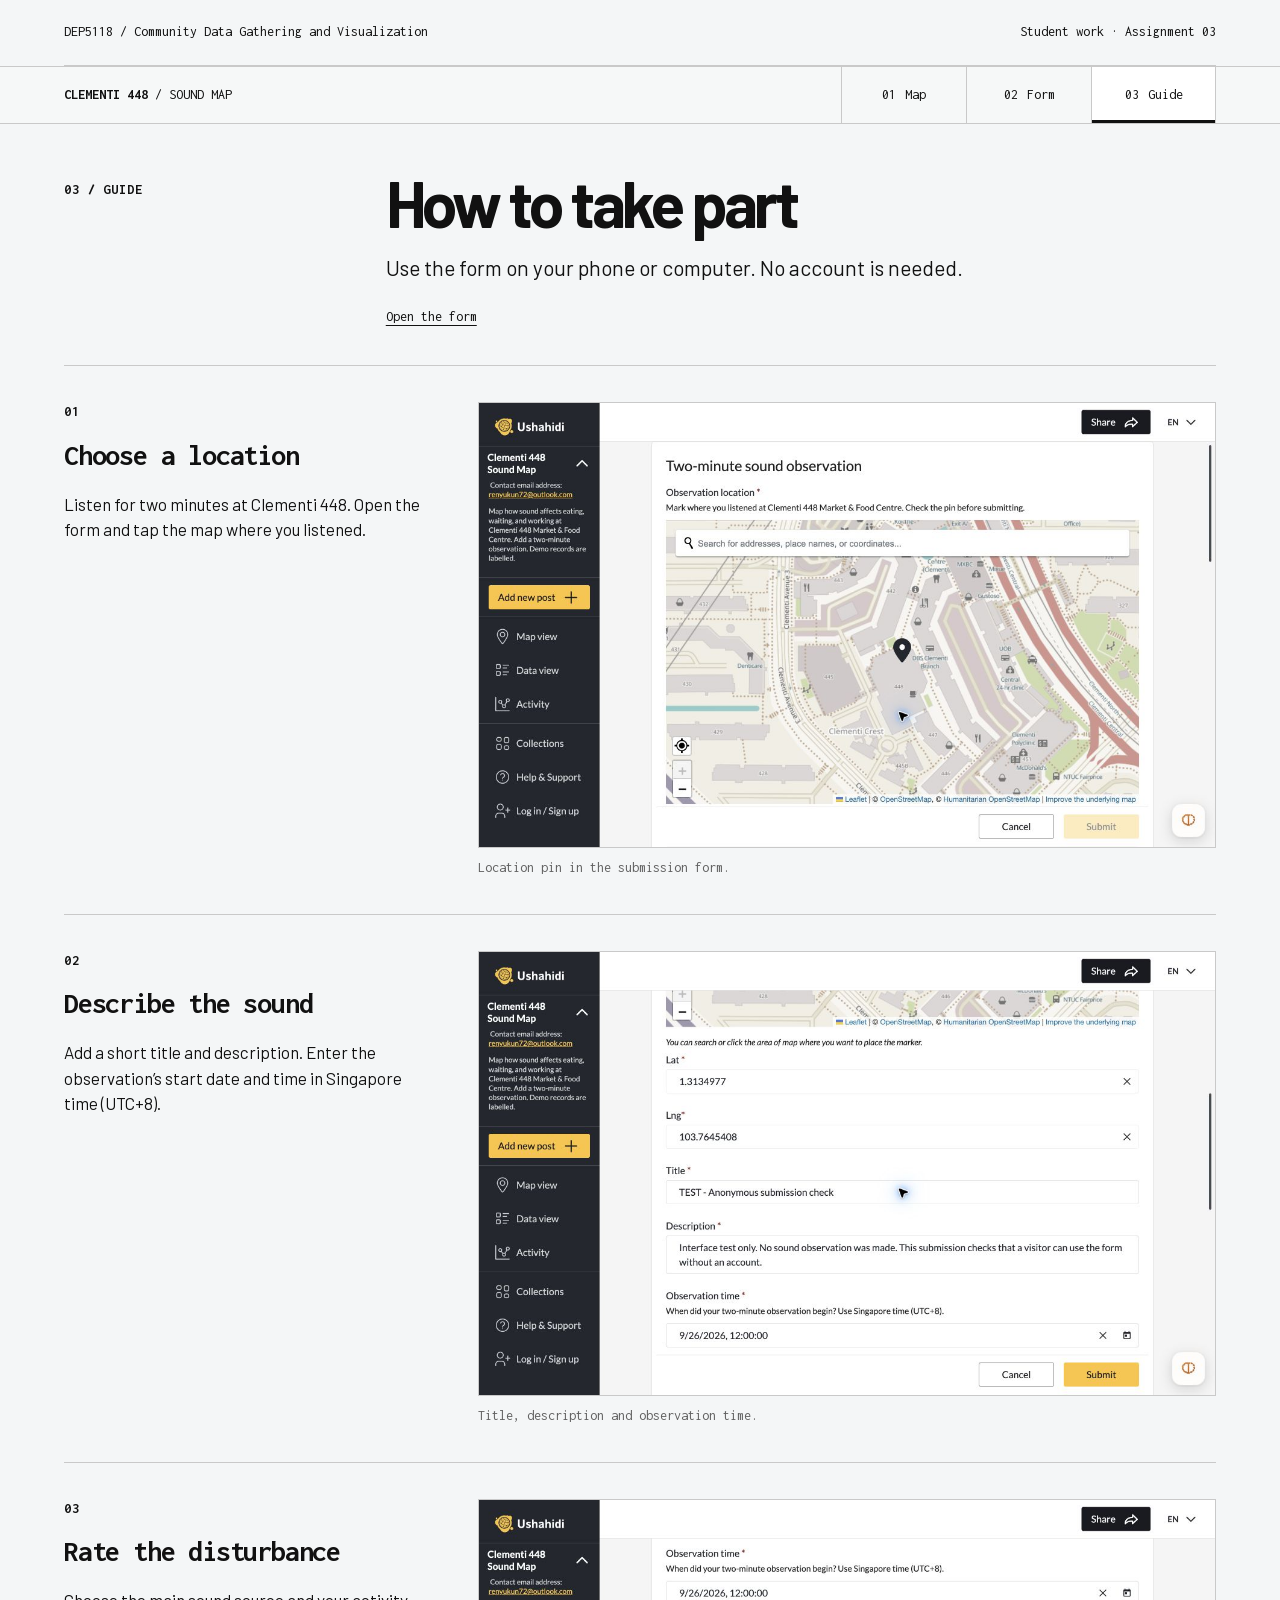
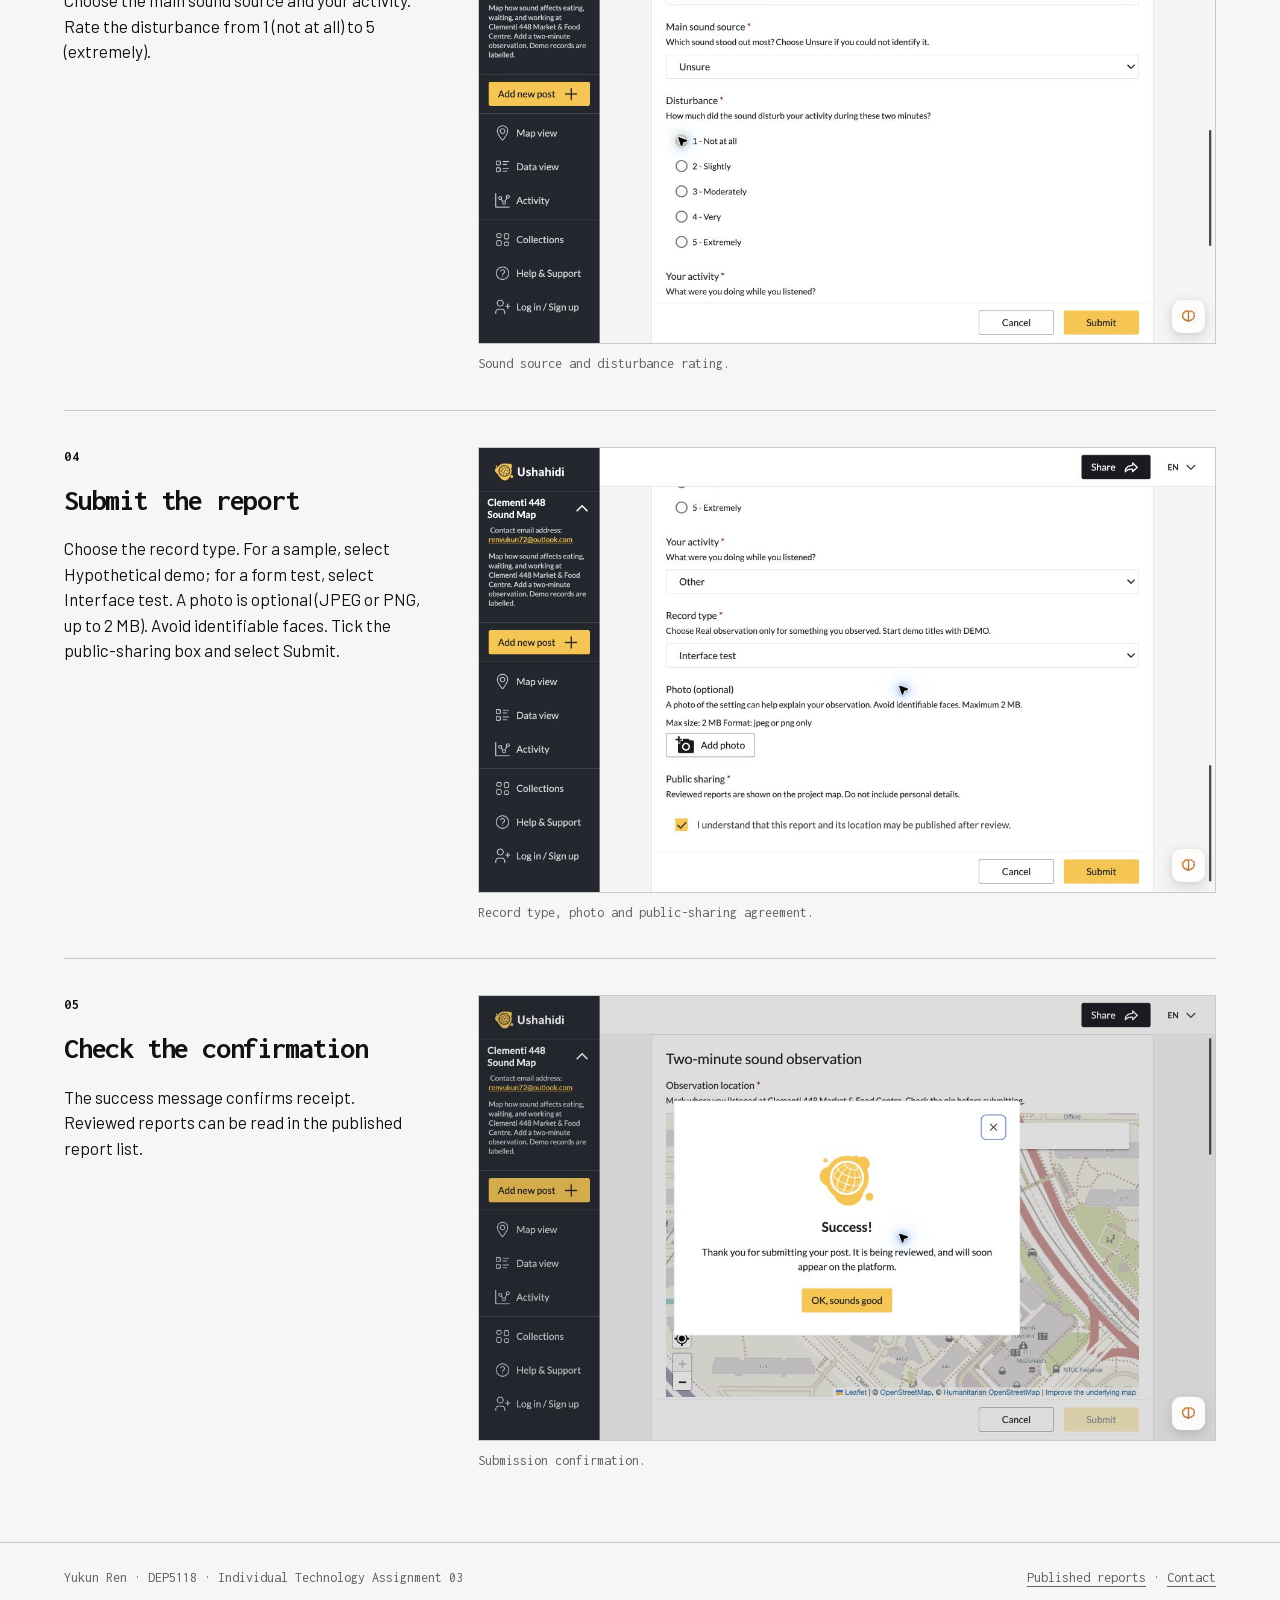
<file: guide.html>
<!doctype html>
<html lang="en">
<head>
<meta charset="utf-8"><meta name="viewport" content="width=device-width, initial-scale=1">
<meta name="description" content="Two-minute sound observations at Clementi 448 Market &amp; Food Centre.">
<title>Participant guide | Clementi 448</title><link rel="icon" href="data:,">
<link rel="preload" href="fonts/Barlow-Bold-latin.woff2" as="font" type="font/woff2" crossorigin>
<link rel="stylesheet" href="styles.css?v=2">
</head>
<body><a class="skip-link" href="#main">Skip to content</a>
<header id="top"><div class="course-line page-width"><span>DEP5118 <span class="course-name">/ Community Data Gathering and Visualization</span></span><span>Student work · Assignment 03</span></div></header><nav class="project-nav" aria-label="Project pages"><div class="nav-inner page-width"><a class="wordmark" href="index.html">CLEMENTI 448 <span>/ SOUND MAP</span></a><div class="page-links"><a href="index.html"><span>01</span> Map</a><a href="submit.html"><span>02</span> Form</a><a href="guide.html" aria-current="page"><span>03</span> Guide</a></div></div></nav>
<main id="main" class="page-width"><div class="page-intro"><p class="category">03 / Guide</p><div><h1>How to take part</h1><p class="standfirst">Use the form on your phone or computer. No account is needed.</p><a class="text-link" href="submit.html">Open the form</a></div></div><div class="guide"><section class="guide-step"><div class="step-copy"><p class="category">01</p><h2>Choose a location</h2><p>Listen for two minutes at Clementi 448. Open the form and tap the map where you listened.</p></div><figure><img src="assets/01-public-form-location.png" alt="Location pin in the submission form." width="1221" height="780" loading="lazy"><figcaption>Location pin in the submission form.</figcaption></figure></section><section class="guide-step"><div class="step-copy"><p class="category">02</p><h2>Describe the sound</h2><p>Add a short title and description. Enter the observation’s start date and time in Singapore time (UTC+8).</p></div><figure><img src="assets/02-public-form-details.png" alt="Title, description and observation time." width="1221" height="780" loading="lazy"><figcaption>Title, description and observation time.</figcaption></figure></section><section class="guide-step"><div class="step-copy"><p class="category">03</p><h2>Rate the disturbance</h2><p>Choose the main sound source and your activity. Rate the disturbance from 1 (not at all) to 5 (extremely).</p></div><figure><img src="assets/03-public-form-rating.png" alt="Sound source and disturbance rating." width="1221" height="780" loading="lazy"><figcaption>Sound source and disturbance rating.</figcaption></figure></section><section class="guide-step"><div class="step-copy"><p class="category">04</p><h2>Submit the report</h2><p>Choose the record type. For a sample, select Hypothetical demo; for a form test, select Interface test. A photo is optional (JPEG or PNG, up to 2 MB). Avoid identifiable faces. Tick the public-sharing box and select Submit.</p></div><figure><img src="assets/04-public-form-submit.png" alt="Record type, photo and public-sharing agreement." width="1221" height="780" loading="lazy"><figcaption>Record type, photo and public-sharing agreement.</figcaption></figure></section><section class="guide-step"><div class="step-copy"><p class="category">05</p><h2>Check the confirmation</h2><p>The success message confirms receipt. Reviewed reports can be read in the published report list.</p></div><figure><img src="assets/05-public-submission-success.png" alt="Submission confirmation." width="1221" height="780" loading="lazy"><figcaption>Submission confirmation.</figcaption></figure></section></div></main>
<footer class="site-footer"><div class="footer-inner page-width"><span>Yukun Ren · DEP5118 · Individual Technology Assignment 03</span><span><a href="https://clementi448-sound-map.ushahidi.io/feed">Published reports</a> · <a href="mailto:renyukun72@outlook.com">Contact</a></span></div></footer>
</body></html>
</file>
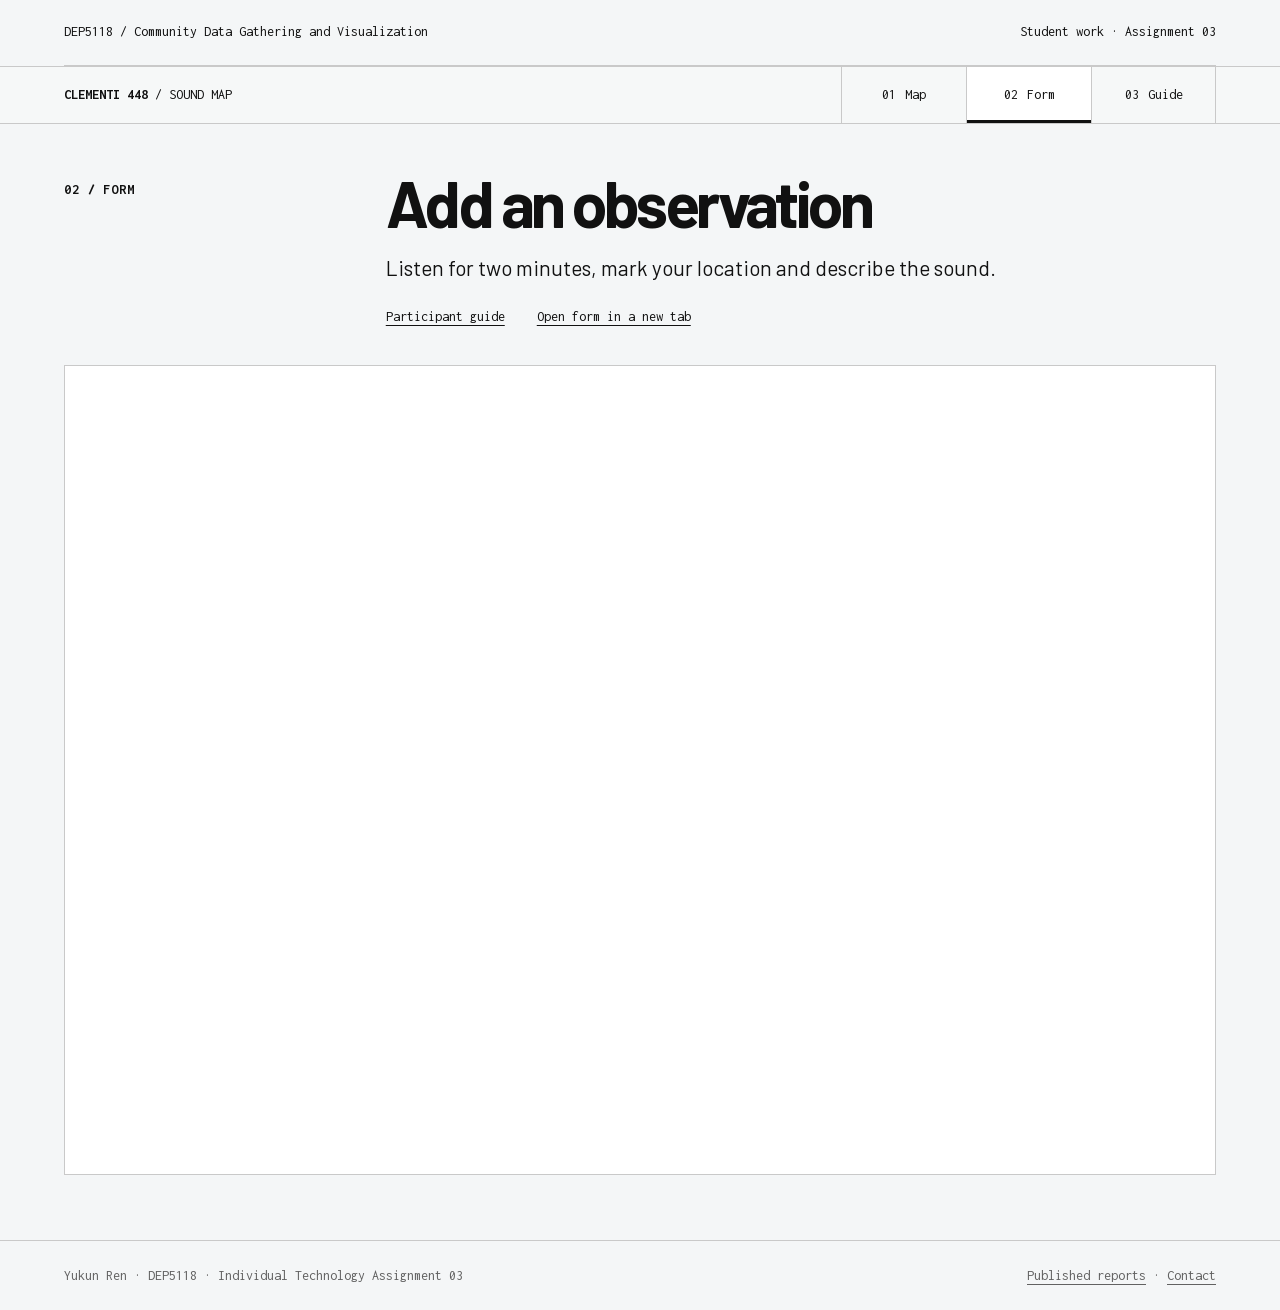
<file: submit.html>
<!doctype html>
<html lang="en">
<head>
<meta charset="utf-8"><meta name="viewport" content="width=device-width, initial-scale=1">
<meta name="description" content="Two-minute sound observations at Clementi 448 Market &amp; Food Centre.">
<title>Add an observation | Clementi 448</title><link rel="icon" href="data:,">
<link rel="preload" href="fonts/Barlow-Bold-latin.woff2" as="font" type="font/woff2" crossorigin>
<link rel="stylesheet" href="styles.css?v=2">
</head>
<body><a class="skip-link" href="#main">Skip to content</a>
<header id="top"><div class="course-line page-width"><span>DEP5118 <span class="course-name">/ Community Data Gathering and Visualization</span></span><span>Student work · Assignment 03</span></div></header><nav class="project-nav" aria-label="Project pages"><div class="nav-inner page-width"><a class="wordmark" href="index.html">CLEMENTI 448 <span>/ SOUND MAP</span></a><div class="page-links"><a href="index.html"><span>01</span> Map</a><a href="submit.html" aria-current="page"><span>02</span> Form</a><a href="guide.html"><span>03</span> Guide</a></div></div></nav>
<main id="main" class="page-width"><div class="page-intro"><p class="category">02 / Form</p><div><h1>Add an observation</h1><p class="standfirst">Listen for two minutes, mark your location and describe the sound.</p><div class="page-actions"><a href="guide.html">Participant guide</a><a href="https://clementi448-sound-map.ushahidi.io/post/create/1" target="_blank" rel="noopener">Open form in a new tab</a></div></div></div>
<iframe class="form-frame" title="Two-minute sound observation form" src="https://clementi448-sound-map.ushahidi.io/post/create/1"></iframe></main>
<footer class="site-footer"><div class="footer-inner page-width"><span>Yukun Ren · DEP5118 · Individual Technology Assignment 03</span><span><a href="https://clementi448-sound-map.ushahidi.io/feed">Published reports</a> · <a href="mailto:renyukun72@outlook.com">Contact</a></span></div></footer>
</body></html>
</file>
<file: styles.css>
@font-face{font-family:Barlow;src:url('fonts/Barlow-Regular-latin.woff2') format('woff2');font-style:normal;font-weight:400;font-display:swap}
@font-face{font-family:Barlow;src:url('fonts/Barlow-Bold-latin.woff2') format('woff2');font-style:normal;font-weight:700;font-display:swap}
@font-face{font-family:Inconsolata;src:url('fonts/Inconsolata-latin.woff2') format('woff2');font-style:normal;font-weight:400 700;font-display:swap}
:root{color-scheme:light;--ink:#111;--muted:#626262;--line:#c9c9c9;--paper:#f4f6f7;--font:Barlow,Arial,sans-serif;--interface:Inconsolata,'Courier New',monospace}
*{box-sizing:border-box}html{scroll-behavior:smooth;scroll-padding-top:76px}body{margin:0;color:var(--ink);background:var(--paper);font:17px/1.5 var(--font);-webkit-font-smoothing:antialiased}a{color:inherit;text-underline-offset:4px;text-decoration-thickness:1px}a:focus-visible,button:focus-visible{outline:2px solid #111;outline-offset:4px}.page-width{width:min(90%,1250px);margin-inline:auto}p{margin:0 0 18px}.skip-link{position:fixed;top:-80px;left:15px;z-index:40;background:white;padding:12px}.skip-link:focus{top:8px}.sr-only{position:absolute;width:1px;height:1px;overflow:hidden;clip-path:inset(50%);white-space:nowrap}
.course-line{display:flex;align-items:center;justify-content:space-between;gap:25px;min-height:66px;border-bottom:1px solid var(--line);font:14px/1.35 var(--interface)}.project-intro{display:grid;grid-template-columns:1fr 3fr;gap:45px;padding-block:48px 38px}.project-meta{font:14px/1.5 var(--interface)}.project-meta p{margin:0 0 20px}.meta-number{font-size:30px;line-height:1}.byline{padding-top:20px;color:var(--muted)}.category{font:700 14px/1.4 var(--interface);text-transform:uppercase;letter-spacing:.06em;margin:0 0 18px}h1{max-width:17ch;margin:0;font-size:clamp(50px,6.8vw,92px);font-weight:700;line-height:.96;letter-spacing:-.055em}.standfirst{max-width:720px;margin:26px 0 0;font-size:21px;line-height:1.45}.intro-bottom{display:grid;grid-template-columns:1fr 3fr;gap:45px;align-items:end;border-top:1px solid var(--line);padding-block:22px 28px}.begin-map{display:flex;justify-content:space-between;max-width:180px;padding-block:10px;font:14px/1.4 var(--interface);text-decoration:none}.begin-map:hover{text-decoration:underline}.begin-map span{font-size:21px;line-height:1}.sample-summary{display:grid;grid-template-columns:repeat(3,1fr);margin:0}.sample-summary div{display:flex;flex-direction:column-reverse;padding-left:22px;border-left:1px solid var(--line)}.sample-summary dt{margin-top:5px;color:var(--muted);font:14px/1.3 var(--interface)}.sample-summary dd{margin:0;font-size:36px;line-height:1;font-weight:700}
.project-nav{position:sticky;top:0;z-index:20;background:#f6f8f8;border-block:1px solid var(--line)}.nav-inner{display:flex;justify-content:space-between;align-items:stretch;gap:24px;min-height:56px}.wordmark{display:flex;align-items:center;gap:7px;white-space:nowrap;font:700 14px/1.2 var(--interface);text-decoration:none}.wordmark span{font-weight:400}.page-links{display:flex}.page-links a{display:flex;align-items:center;justify-content:center;gap:9px;min-width:125px;padding:14px 18px;border-left:1px solid var(--line);font:14px/1.2 var(--interface);text-decoration:none}.page-links a:last-child{border-right:1px solid var(--line)}.page-links a:hover,.page-links a[aria-current]{background:white}.page-links a[aria-current]{box-shadow:inset 0 -3px 0 #111}
h2{margin:0;font:700 34px/1.06 var(--interface);letter-spacing:-.04em}h3{font:700 18px/1.25 var(--interface)}.section-heading{display:grid;grid-template-columns:1fr 1fr;gap:45px;align-items:end;margin-bottom:25px}.section-heading p:last-child{margin:0;color:var(--muted);font-size:16px}.section-heading>.text-link{justify-self:end}.map-section{padding-top:46px;scroll-margin-top:72px}.map-frame{height:600px;width:100%;background:#e4e8eb;z-index:0;border-block:1px solid var(--line)}.map-caption{display:flex;justify-content:space-between;gap:25px;padding:15px 0;border-bottom:1px solid var(--line);font:14px/1.5 var(--interface)}.records-section{padding-block:56px 70px}.table-wrap{overflow-x:auto}table{width:100%;border-collapse:collapse;text-align:left;font-size:16px}th,td{padding:15px 12px;border-bottom:1px solid var(--line);vertical-align:top}th{border-top:2px solid var(--ink);font:700 14px/1.4 var(--interface)}th:first-child,td:first-child{padding-left:0}td:first-child{font-family:var(--interface);white-space:nowrap}.text-link{display:inline-block;font:14px/1.5 var(--interface)}.page-intro{display:grid;grid-template-columns:1fr 3fr;gap:45px;padding-block:48px 38px}.page-intro>.category{padding-top:8px}.page-intro h1{font-size:clamp(40px,5vw,68px)}.page-intro .standfirst{margin-top:20px}.page-intro .text-link{margin-top:22px}.page-actions{display:flex;flex-wrap:wrap;gap:16px 32px;margin-top:22px;font:14px/1.5 var(--interface)}.form-frame{display:block;width:100%;height:810px;border:1px solid var(--line);background:white;margin-bottom:65px}.guide-step{display:grid;grid-template-columns:1fr 2fr;gap:45px;padding-block:36px;border-top:1px solid var(--line)}.guide-step h2{font-size:30px;margin-bottom:20px}.guide-step p{max-width:360px}.guide-step figure{margin:0}.guide-step img{display:block;width:100%;height:auto;border:1px solid var(--line)}.guide-step figcaption{margin-top:10px;color:var(--muted);font:14px/1.4 var(--interface)}.guide{padding-bottom:35px}.site-footer{border-top:1px solid var(--line)}.footer-inner{display:flex;justify-content:space-between;gap:30px;padding-block:24px;font:14px/1.5 var(--interface);color:var(--muted)}
.report-pin{display:flex!important;align-items:center;justify-content:center;background:#111;color:#fff;border:2px solid white;border-radius:50%;font:700 16px/1 var(--interface)}.report-pin:focus-visible{outline:3px solid #111;outline-offset:4px}.leaflet-popup-content-wrapper,.leaflet-control-zoom{border-radius:0!important}.leaflet-popup-content{font:16px/1.45 var(--font);margin:20px}.leaflet-popup-content h3{margin:0 0 14px}.leaflet-popup-content p{margin:10px 0}.leaflet-popup-content .popup-meta{font:14px/1.4 var(--interface);color:var(--muted)}.leaflet-control-attribution{font-size:12px!important}.map-message{margin:0;padding:14px;font:14px/1.5 var(--interface)}
@media(max-width:850px){.project-intro,.intro-bottom,.page-intro{grid-template-columns:1fr 3fr;gap:26px}.wordmark span{display:none}.page-links a{min-width:105px}.guide-step{grid-template-columns:1fr 2fr;gap:25px}.guide-step h2{font-size:26px}.footer-inner{font-size:13px}}
@media(max-width:680px){.page-width{width:calc(100% - 36px)}.course-line{min-height:58px;gap:14px;font-size:13px}.course-name{display:none}.project-intro{display:block;padding-block:30px}.project-meta{display:grid;grid-template-columns:36px 1fr;gap:14px;margin-bottom:28px}.project-meta p{margin:0}.project-meta .meta-number{font-size:26px}.project-meta .byline{grid-column:2;padding-top:0}.category{margin-bottom:14px}h1{font-size:clamp(48px,12vw,76px)}.standfirst{font-size:19px;margin-top:22px}.intro-bottom{display:flex;flex-direction:column-reverse;align-items:stretch;gap:20px;padding-block:20px}.sample-summary div{padding-left:14px}.sample-summary div:first-child{padding-left:0;border-left:0}.sample-summary dd{font-size:30px}.sample-summary dt{max-width:11ch}.begin-map{max-width:none;padding:4px 0}.nav-inner{width:100%;display:block}.wordmark{display:none}.page-links a{flex:1;min-width:0;padding:16px 9px}.page-links{width:100%}.page-links a:first-child{border-left:0}.page-links a:last-child{border-right:0}.section-heading{display:block;margin-bottom:22px}.section-heading p:last-child{margin-top:16px}.section-heading>.text-link{margin-top:20px}h2{font-size:30px}.map-section{padding-top:32px}.map-frame{height:520px}.map-caption{flex-direction:column;gap:10px}.records-section{padding-block:36px 44px}table{font-size:15px;min-width:660px}.page-intro{display:block;padding-block:30px}.page-intro>.category{padding:0;margin-bottom:22px}.page-intro h1{font-size:45px}.page-intro .standfirst{margin-top:18px}.form-frame{height:760px;margin-bottom:40px}.guide-step{display:block;padding-block:30px}.guide-step h2{font-size:29px;margin-bottom:16px}.guide-step p{max-width:none}.guide-step figure{margin-top:22px}.footer-inner{display:block;font-size:14px}.footer-inner span{display:block;margin-bottom:12px}}
@media(prefers-reduced-motion:reduce){html{scroll-behavior:auto}}
</file>
